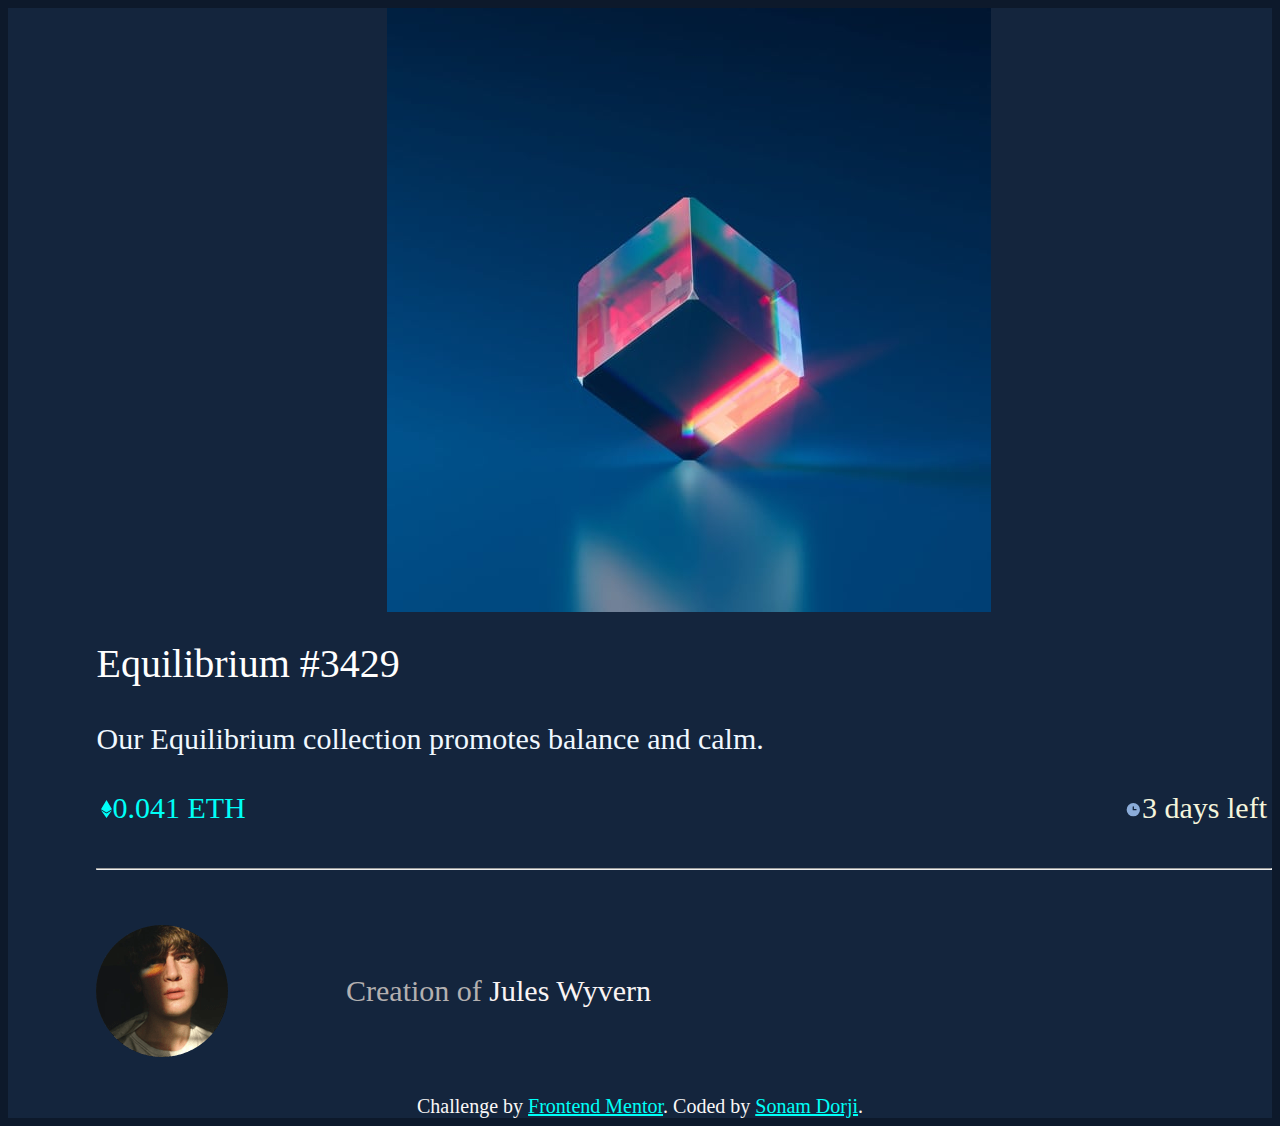
<file: NTF/index.html>
<!DOCTYPE html>
<html lang="en">
<head>
  <meta charset="UTF-8">
  <meta name="viewport" content="width=device-width, initial-scale=1.0"> <!-- displays site properly based on user's device -->

  <link rel="icon" type="image/png" sizes="32x32" href="./images/favicon-32x32.png">
  
  <title>Frontend Mentor | NFT preview card component</title>
  <link rel="stylesheet" href="style.css">

  <!-- Feel free to remove these styles or customise in your own stylesheet 👍 -->
  <style>
    .attribution { font-size: 20px; text-align: center; color: rgb(249, 247, 247); padding-top: 3%;}
    .attribution a { color: hsl(178, 100%, 50%); }
  </style>
</head>
<body>
    <div class="container">

        <div class="pic">
          <img src="images/image-equilibrium.jpg" alt="img">
        </div>
      <div class="padding">
          <div class="eq">Equilibrium #3429</div>
        <div class="par">Our Equilibrium collection promotes balance and calm.</div>
        <div class="days">
          <p id="et"><svg width="11" height="18" xmlns="http://www.w3.org/2000/svg"><path d="M11 10.216 5.5 18 0 10.216l5.5 3.263 5.5-3.262ZM5.5 0l5.496 9.169L5.5 12.43 0 9.17 5.5 0Z" fill="#00FFF8"/></svg>0.041 ETH</p>
          <p id="left"><svg width="17" height="17" xmlns="http://www.w3.org/2000/svg"><path d="M8.305 2.007a6.667 6.667 0 1 0 0 13.334 6.667 6.667 0 0 0 0-13.334Zm2.667 7.334H8.305a.667.667 0 0 1-.667-.667V6.007a.667.667 0 0 1 1.334 0v2h2a.667.667 0 0 1 0 1.334Z" fill="#8BACD9"/></svg>3 days left</p>
        </div>
        <hr>
        <div class="avatar">
            <img src="images/image-avatar.png" alt="asd">
            <p id="name">Creation of <a id="name1">Jules Wyvern</a></p>
        </div>
      </div>
  
      <div class="attribution">
        Challenge by <a href="https://www.frontendmentor.io?ref=challenge" target="_blank">Frontend Mentor</a>. 
        Coded by <a href="#">Sonam Dorji</a>.
      </div>
  </div>

</body>
</html>
</file>
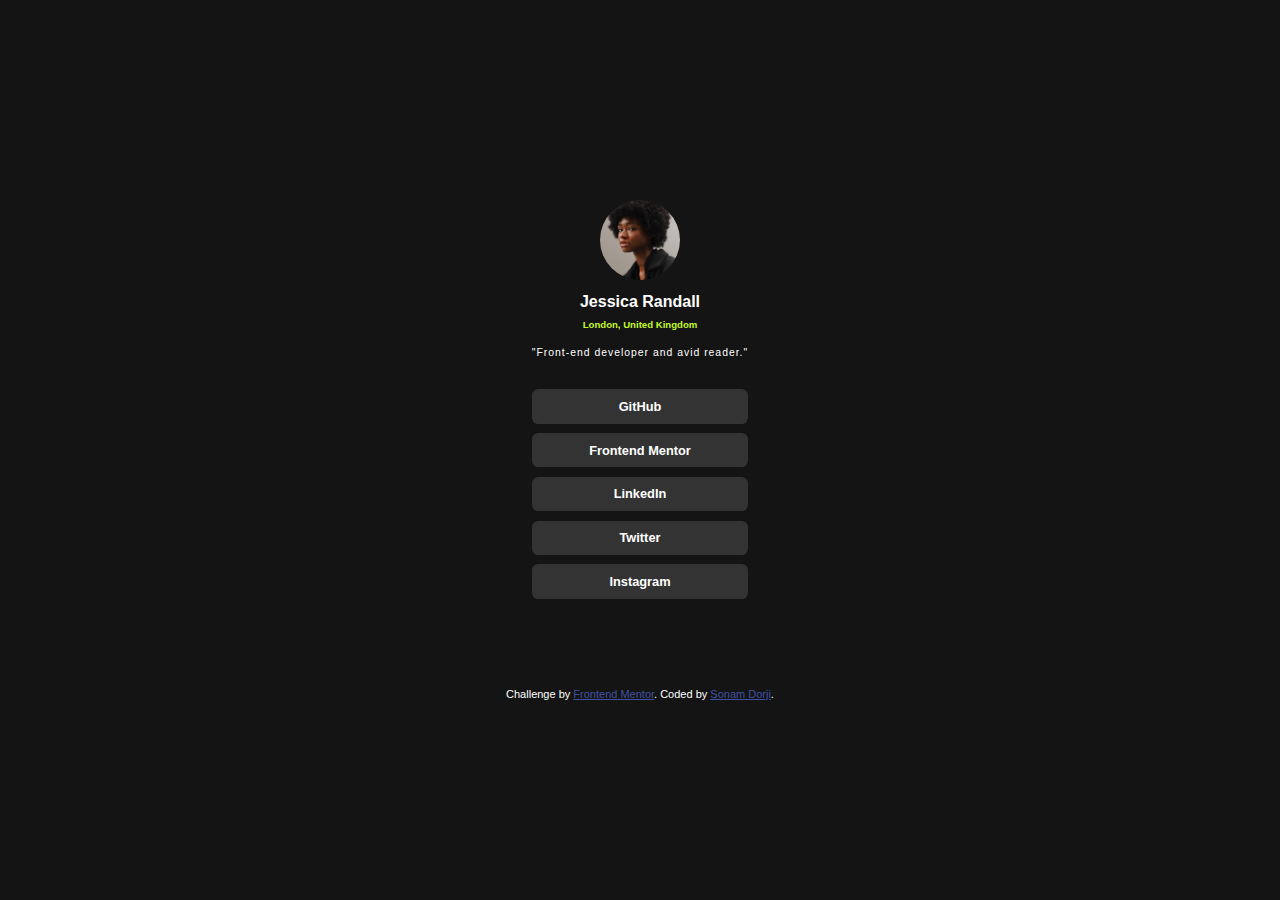
<file: social link /index.html>
<!DOCTYPE html>
<html lang="en">
<head>
  <meta charset="UTF-8">
  <meta name="viewport" content="width=device-width, initial-scale=1.0"> <!-- displays site properly based on user's device -->

  <link rel="icon" type="image/png" sizes="32x32" href="./assets/images/favicon-32x32.png">
  <link rel="stylesheet" href="css/style.css">
  <title>Frontend Mentor | Social links profile</title>


  <!-- Feel free to remove these styles or customise in your own stylesheet 👍  -->
  <style>
    .attribution { font-size: 11px; text-align: center; }
    .attribution a { color: hsl(228, 45%, 44%); }
  </style>
</head>
<body>

  <div class="background">

    <div class="intro">
      <img src="assets\images\avatar-jessica.jpeg " alt="Jessica Randall" class="profile-img">
      <h1 class="name">Jessica Randall</h1>
      <p class="location">London, United Kingdom</p>
      <p class="occupation">"Front-end developer and avid reader."</p>
    </div>
    <div class="link_button">

    <button class="link">GitHub</button>
    <button class="link">Frontend Mentor</button>
    <button class="link">LinkedIn</button>
    <button class="link">Twitter</button>  
    <button class="link">Instagram</button>
    </div>
  </div>

  <footer class="attribution">
    Challenge by <a href="https://www.frontendmentor.io?ref=challenge" target="_blank">Frontend Mentor</a>. 
    Coded by <a href="#">Sonam Dorji</a>.
  </footer>
</body>
</html>
</file>
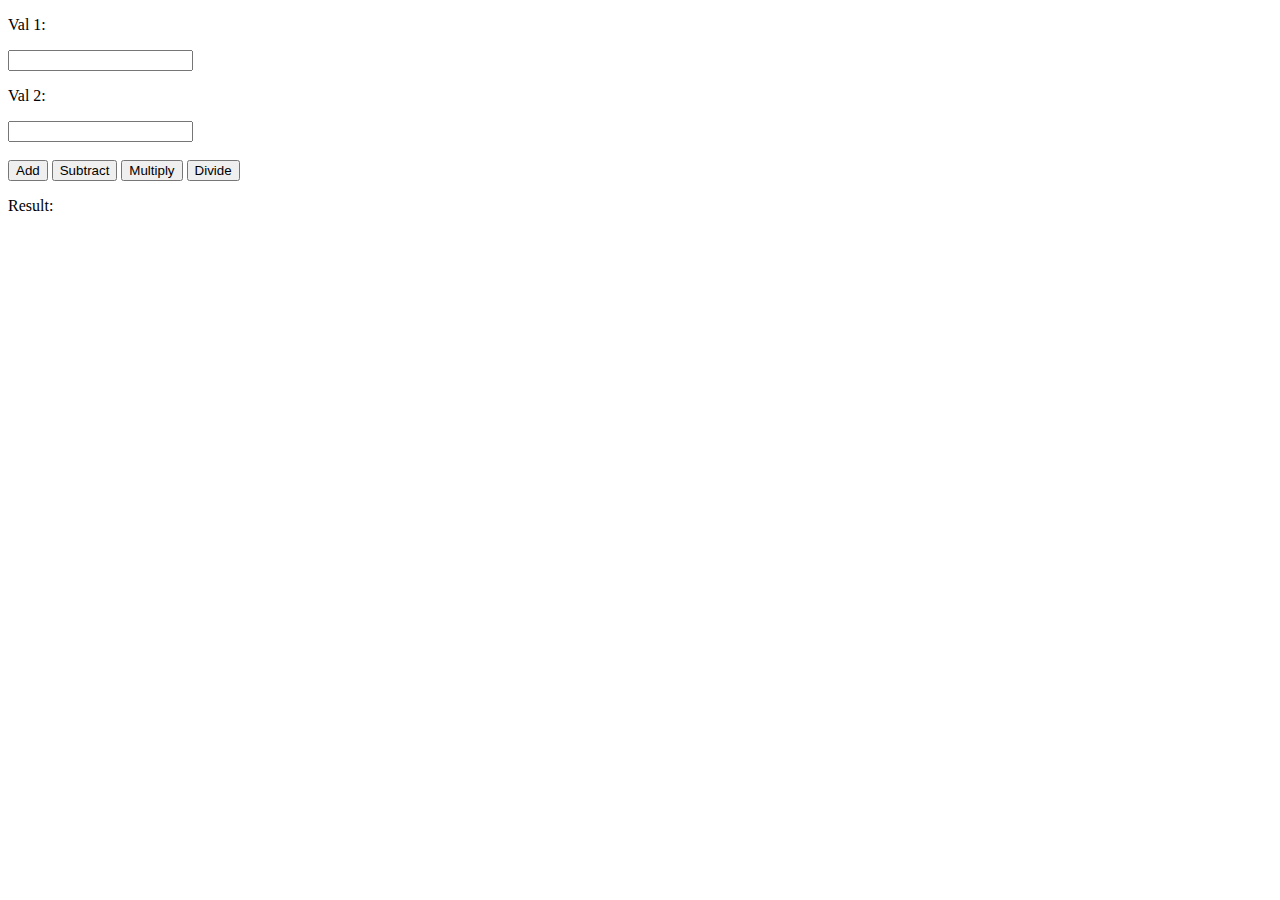
<file: calc/calc.html>
<!DOCTYPE html>
<html lang="en">
<head>
    <meta charset="UTF-8">
    <meta name="viewport" content="width=device-width, initial-scale=1.0">
    <title>Calculator</title>
</head>
<body>
    <p>Val 1:</p>
    <input type="number" id="val1">

    <p>Val 2:</p>
    <input type="number" id="val2">
    <br>
    <br>
    <button id="add"> Add</button>
    <button id="subtract">Subtract</button>
    <button id="multiply">Multiply</button>
    <button id="divide">Divide</button>

    <p>Result: <span id="result"></span></p>

    <script>
        const val1Input = document.getElementById("val1");
        const val2Input = document.getElementById("val2");
        const resultSpan = document.getElementById("result");

        const add = document.getElementById("add");
        const subtract = document.getElementById("subtract");
        const multiply = document.getElementById("multiply");
        const divide = document.getElementById("divide");

        function calculate(operation) {
            const num1 = parseFloat(val1Input.value);
            const num2 = parseFloat(val2Input.value);

            let result;
            switch (operation) {
                case "add":
                    result = num1 + num2;
                    break;
                case "subtract":
                    result = num1 - num2;
                    break;
                case "multiply":
                    result = num1 * num2;
                    break;
                case "divide":
                    if (num2 === 0) {
                        result = "Error: Cannot divide by zero";
                    } else {
                        result = num1 / num2;
                    }
                    break;
                default:
                    result = "Invalid operation";
            }

            resultSpan.textContent = result;
        }

        add.addEventListener("click", () => calculate("add"));
        subtract.addEventListener("click", () => calculate("subtract"));
        multiply.addEventListener("click", () => calculate("multiply"));
        divide.addEventListener("click", () => calculate("divide"));
    </script>
</body>
</html>
</file>
<file: NTF/style.css>
body{
    background-color: hsl(217, 54%, 11%)
  
}

.container{
   background-color: hsl(216, 50%, 16%)
   
}

.padding{
    padding-left: 7%;
}

.eq{
    font-size: 40px;
    color: white;
    padding-top: 2%;
}
.pic{
    text-align: center;
    object-fit: none;
    height: 10%;
    width: 10%;
    margin-left: 30%;
}
.par{
    font-size: 30px;
    color: aliceblue;
    padding-top: 3%;
}
.days{
    display: flex;
    justify-content: space-between;
    flex-direction: row;
}

.avatar{
    display: flex;
    align-items:center;
    font-size: 30px;
    padding-top: 4%;
}
#name{
    color: rgb(179, 176, 176);
    margin-left: 10%;
}
#name1{
    color: rgb(249, 244, 244);
}
#et{
    font-size: 30px;
    color: hsl(178, 100%, 50%);
    padding: 5px;
}
#left{
    color: beige;
    padding: 5px;
    font-size: 30px;
    margin-left: 50%;
}
</file>
<file: social link /css/style.css>
* {
    margin: 0;
    padding: 0;
    box-sizing: border-box;
  }
  :root {
    /* Primary */
  
    --Green: hsl(75, 94%, 57%);
  
    /* Neutral */
  
    --White: hsl(0, 0%, 100%);
    --Grey: hsl(0, 0%, 20%);
    --Dark-Grey: hsl(0, 0%, 12%);
    --Off-Black: hsl(0, 0%, 8%);
  }
  
  body {
    font-family: 'Inter', sans-serif;
    background-color: var(--Off-Black);
    color: var(--White);
    padding: 1.8rem 3rem;
    min-height: 100vh;
    display: flex;
    justify-content: center;
    align-items: center;
    flex-direction: column;
  }
  
  .container {
    background-color: var(--Dark-Grey);
    padding: 1.4rem;
    margin: auto;
    width: 18rem;
    height: 27rem;
    border-radius: 0.3rem;
  }
  
  .intro {
    display: flex;
    justify-content: center;
    flex-direction: column;
    align-items: center;
    margin-bottom: 1.2rem;
  }
  
  .intro img {
    height: 80px;
    width: 80px;
    object-fit: cover;
    border-radius: 50%;
    margin-bottom: 0.8rem;
  }
  
  .name {
    font-size: 1rem;
    margin-bottom: 8px;
  }
  
  .location {
    color: var(--Green);
    font-size: 0.6rem;
    margin-bottom: 1.1rem;
    font-weight: bold;
  }
  
  .occupation {
    font-size: 0.65rem;
    margin-bottom: 0.75rem;
    letter-spacing: 1px;
  }
  
  .link_button{
    display: flex;
    flex-direction: column;
  }
  
  .link {
    background-color: var(--Grey);
    color: var(--White);
    padding: 0.6rem 0.8rem;
    border: none;
    border-radius: 0.4rem;
    margin-bottom: 0.6rem;
    font-weight: bold;
    font-size: 0.8rem;
  }
  .link:hover {
    background-color: var(--Green);
    color: var(--Off-Black);
  }
  
  @media only screen and (max-width: 375px) {
    .container {
      width: 300px;
    }
    .occupation {
      font-size: 0.5rem;
      font-weight: bold;
      letter-spacing: 1px;
    }
  }
  
  .attribution {
    font-size: 11px;
    text-align: center;
    margin-top: 80px;
  }
  .attribution a {
    color: hsl(228, 45%, 44%);
  }
</file>
